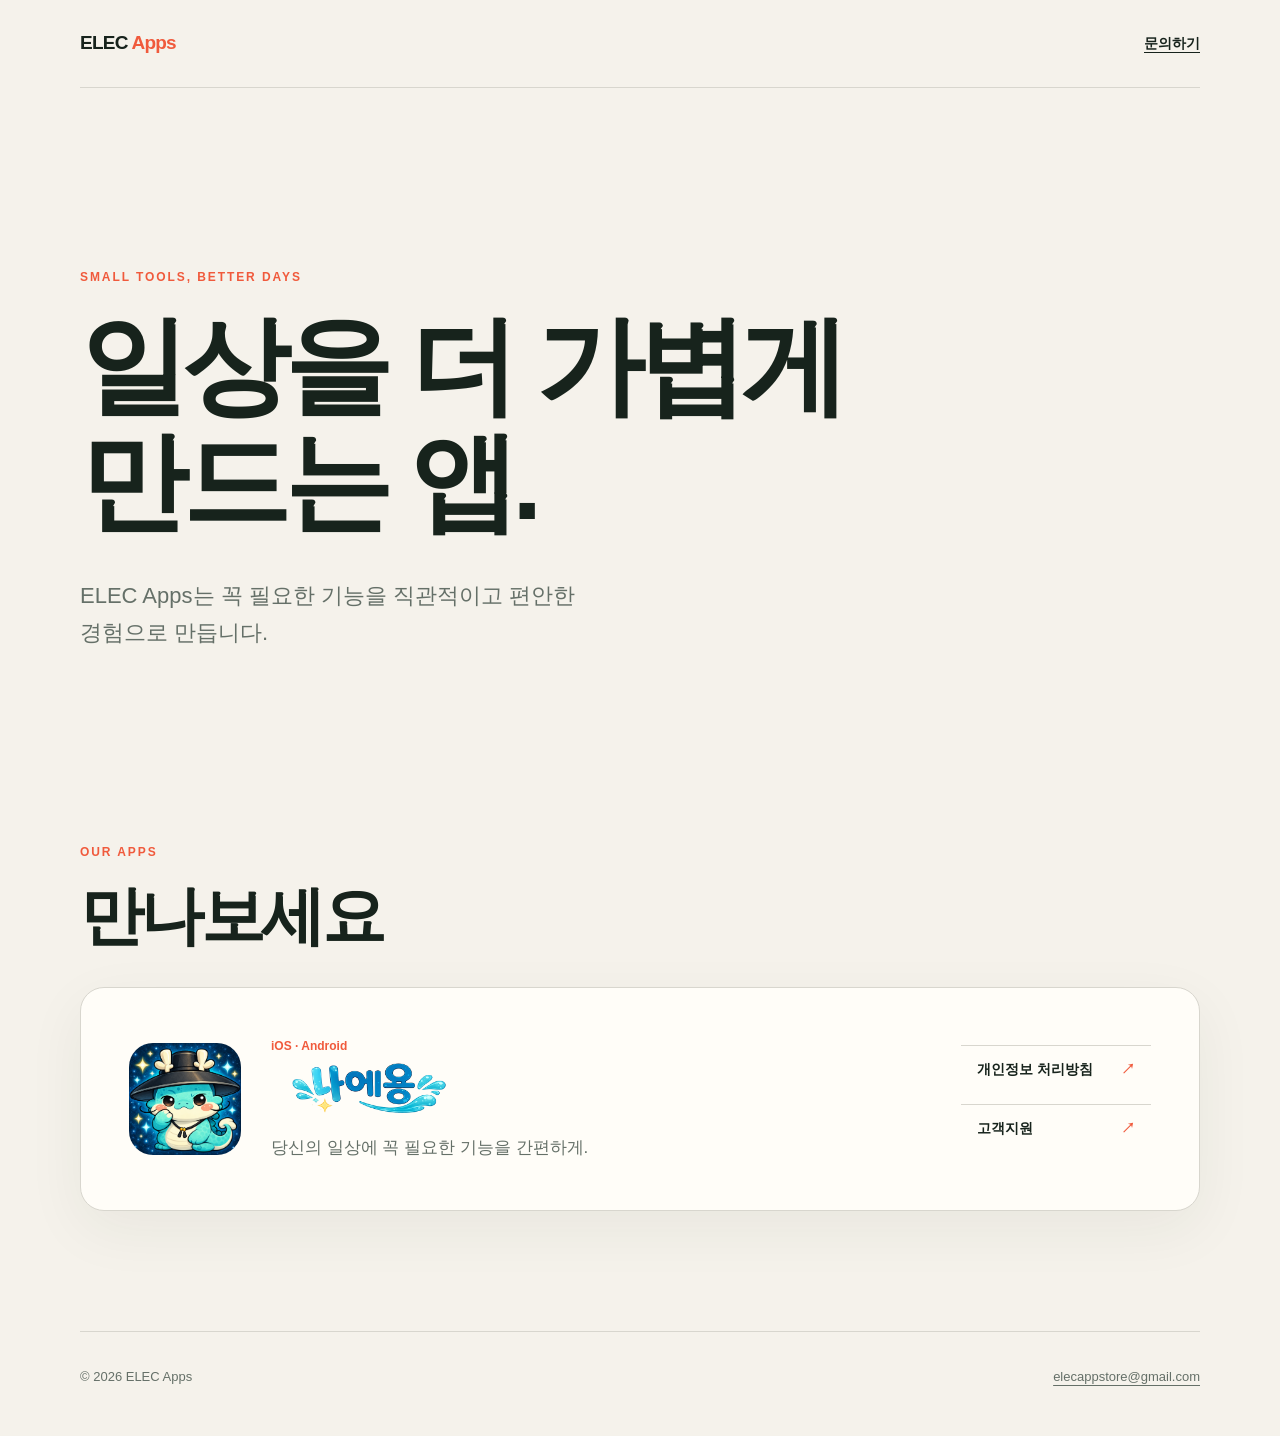
<file: index.html>
<!doctype html>
<html lang="ko">
<head>
  <meta charset="utf-8">
  <meta name="viewport" content="width=device-width, initial-scale=1">
  <meta name="description" content="일상을 더 가볍게 만드는 ELEC Apps의 공식 홈페이지입니다.">
  <meta name="theme-color" content="#f4f1ea">
  <title>ELEC Apps</title>
  <link rel="stylesheet" href="/assets/style.css">
</head>
<body>
  <header class="site-header">
    <a class="wordmark" href="/" aria-label="ELEC Apps 홈">ELEC <span>Apps</span></a>
    <a class="header-link" href="mailto:elecappstore@gmail.com">문의하기</a>
  </header>

  <main>
    <section class="hero">
      <p class="eyebrow">SMALL TOOLS, BETTER DAYS</p>
      <h1>일상을 더 가볍게<br>만드는 앱.</h1>
      <p class="hero-copy">ELEC Apps는 꼭 필요한 기능을 직관적이고 편안한 경험으로 만듭니다.</p>
    </section>

    <section class="apps" aria-labelledby="apps-title">
      <div class="section-heading">
        <p class="eyebrow">OUR APPS</p>
        <h2 id="apps-title">만나보세요</h2>
      </div>
      <article class="app-card">
        <div class="app-logo">
          <img src="/naeyong/png/icon_dark.png" alt="나에용 앱 아이콘">
        </div>
        <div class="app-info">
          <p class="app-label">iOS · Android</p>
          <h3 class="app-name">
            <img src="/naeyong/png/naeyong_logo.png" alt="나에용">
          </h3>
          <p>당신의 일상에 꼭 필요한 기능을 간편하게.</p>
        </div>
        <nav class="card-actions" aria-label="나에용 관련 링크">
          <a href="/naeyong/privacy/">개인정보 처리방침 <span aria-hidden="true">↗</span></a>
          <a href="/naeyong/support/">고객지원 <span aria-hidden="true">↗</span></a>
        </nav>
      </article>
    </section>
  </main>

  <footer>
    <p>© 2026 ELEC Apps</p>
    <a href="mailto:elecappstore@gmail.com">elecappstore@gmail.com</a>
  </footer>
</body>
</html>
</file>
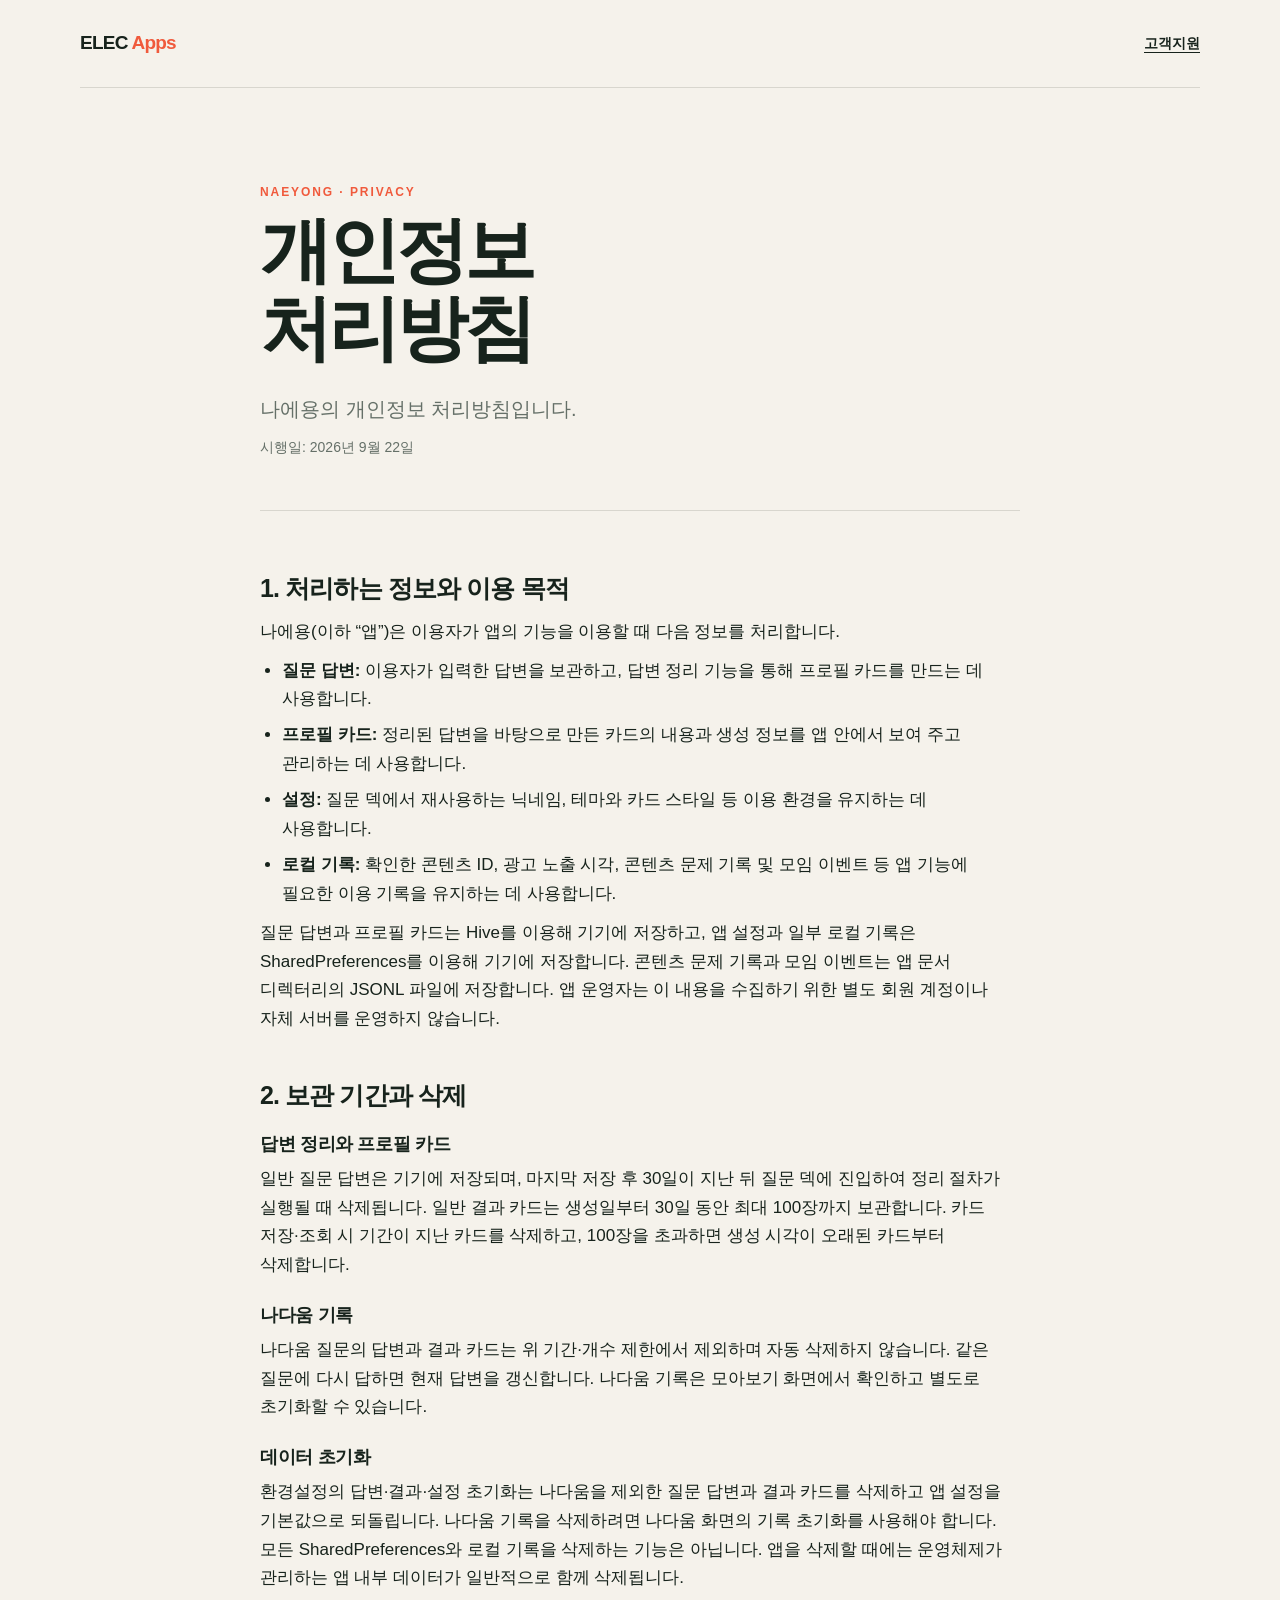
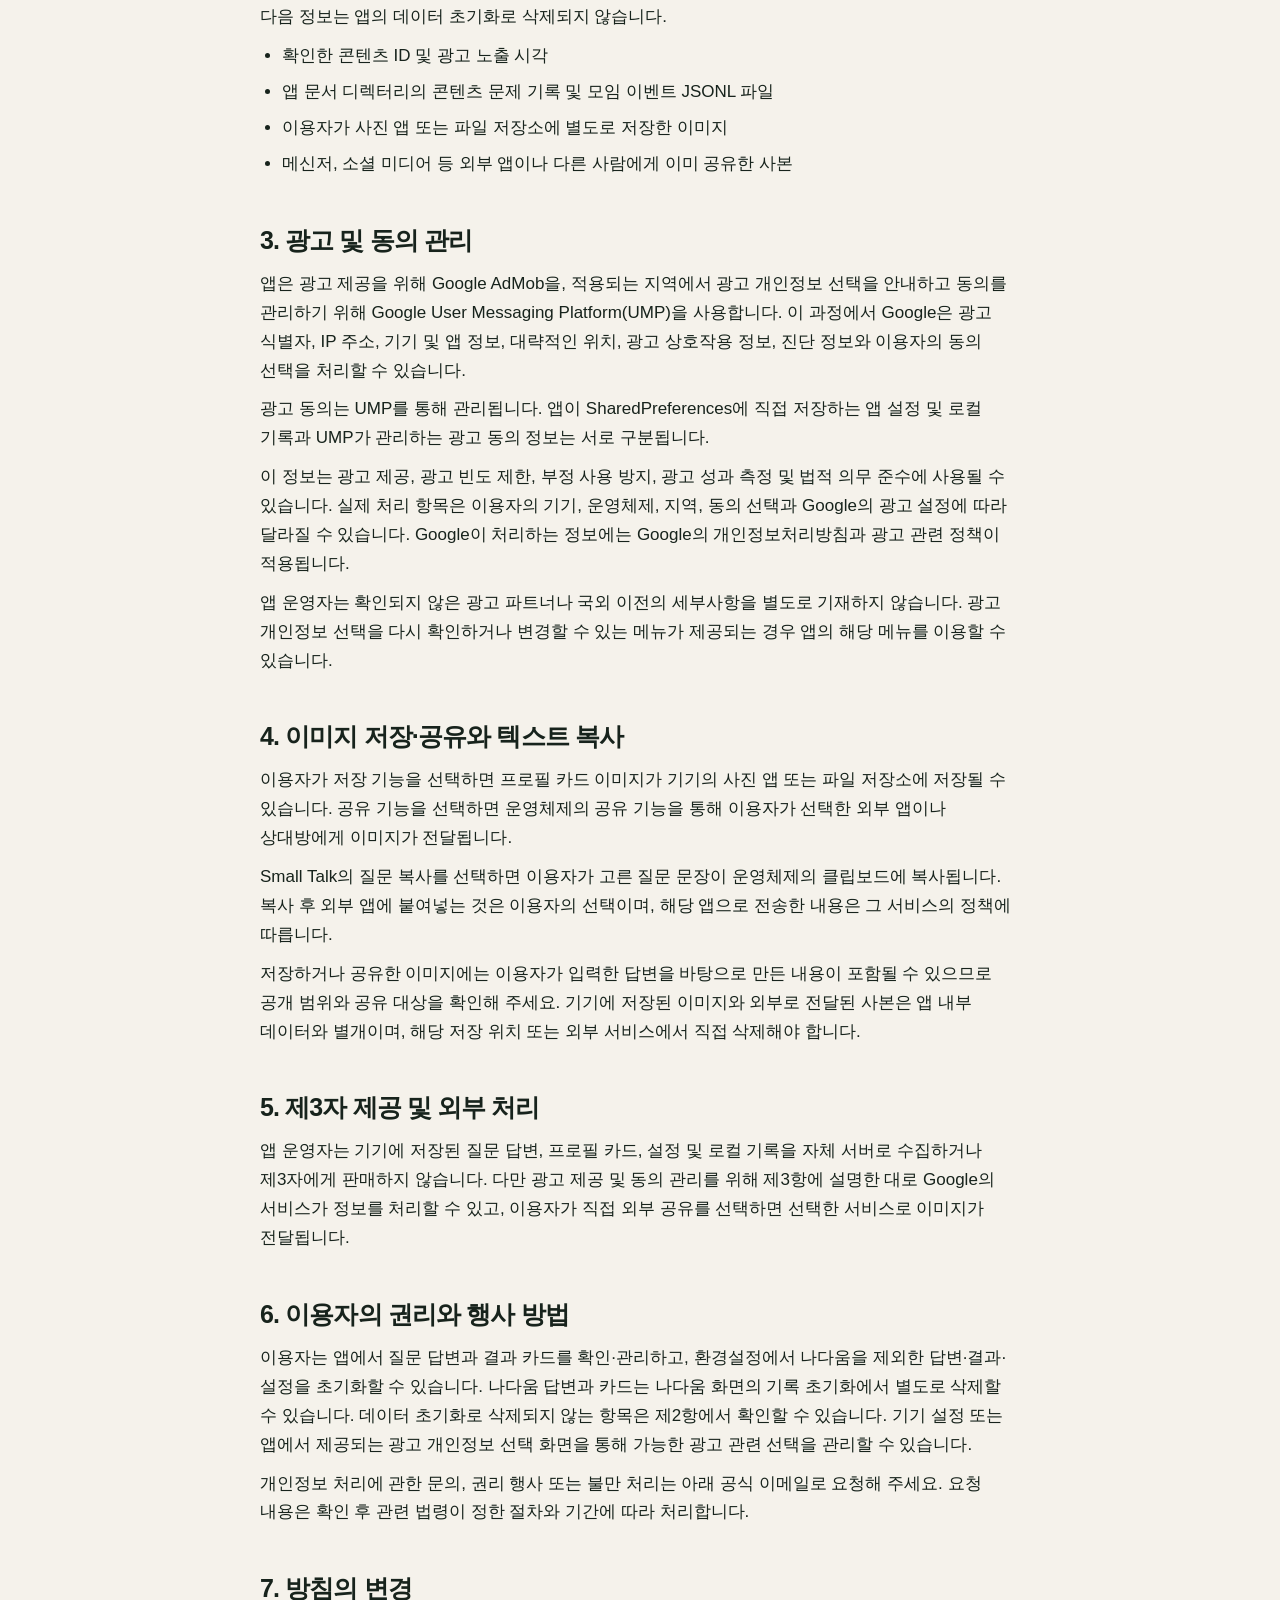
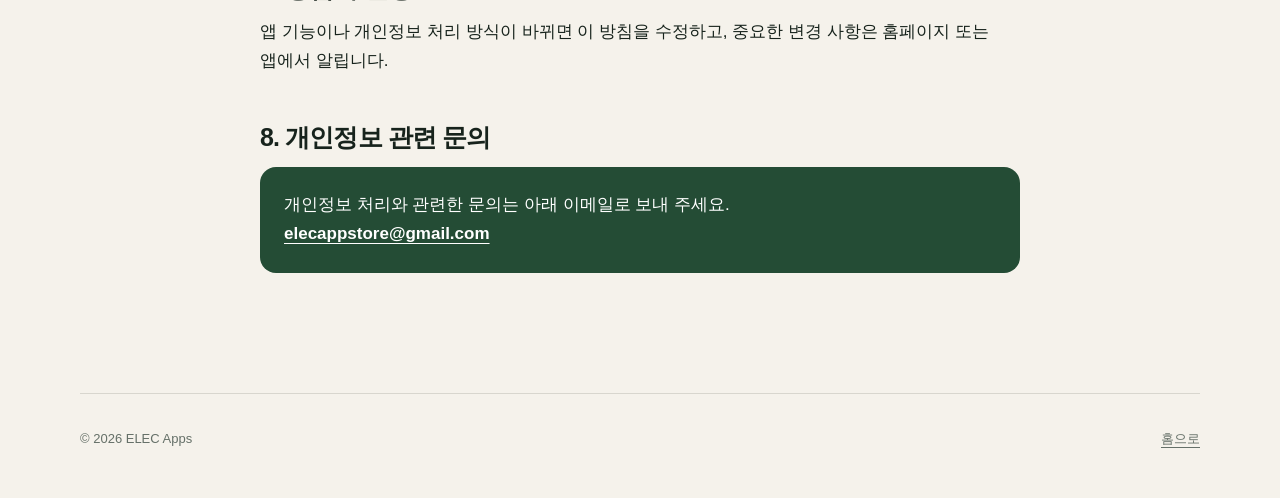
<file: naeyong/privacy/index.html>
<!doctype html>
<html lang="ko">
<head>
  <meta charset="utf-8">
  <meta name="viewport" content="width=device-width, initial-scale=1">
  <meta name="description" content="나에용 앱 개인정보 처리방침입니다.">
  <meta name="theme-color" content="#f4f1ea">
  <title>개인정보 처리방침 — 나에용</title>
  <link rel="stylesheet" href="/assets/style.css">
</head>
<body>
  <header class="site-header">
    <a class="wordmark" href="/">ELEC <span>Apps</span></a>
    <a class="header-link" href="/naeyong/support/">고객지원</a>
  </header>
  <main class="document">
    <header class="document-header">
      <p class="eyebrow">NAEYONG · PRIVACY</p>
      <h1>개인정보<br>처리방침</h1>
      <p class="lead">나에용의 개인정보 처리방침입니다.</p>
      <p class="meta">시행일: 2026년 9월 22일</p>
    </header>

    <section>
      <h2>1. 처리하는 정보와 이용 목적</h2>
      <p>나에용(이하 “앱”)은 이용자가 앱의 기능을 이용할 때 다음 정보를 처리합니다.</p>
      <ul>
        <li><strong>질문 답변:</strong> 이용자가 입력한 답변을 보관하고, 답변 정리 기능을 통해 프로필 카드를 만드는 데 사용합니다.</li>
        <li><strong>프로필 카드:</strong> 정리된 답변을 바탕으로 만든 카드의 내용과 생성 정보를 앱 안에서 보여 주고 관리하는 데 사용합니다.</li>
        <li><strong>설정:</strong> 질문 덱에서 재사용하는 닉네임, 테마와 카드 스타일 등 이용 환경을 유지하는 데 사용합니다.</li>
        <li><strong>로컬 기록:</strong> 확인한 콘텐츠 ID, 광고 노출 시각, 콘텐츠 문제 기록 및 모임 이벤트 등 앱 기능에 필요한 이용 기록을 유지하는 데 사용합니다.</li>
      </ul>
      <p>질문 답변과 프로필 카드는 Hive를 이용해 기기에 저장하고, 앱 설정과 일부 로컬 기록은 SharedPreferences를 이용해 기기에 저장합니다. 콘텐츠 문제 기록과 모임 이벤트는 앱 문서 디렉터리의 JSONL 파일에 저장합니다. 앱 운영자는 이 내용을 수집하기 위한 별도 회원 계정이나 자체 서버를 운영하지 않습니다.</p>
    </section>

    <section>
      <h2>2. 보관 기간과 삭제</h2>
      <h3>답변 정리와 프로필 카드</h3>
      <p>일반 질문 답변은 기기에 저장되며, 마지막 저장 후 30일이 지난 뒤 질문 덱에 진입하여 정리 절차가 실행될 때 삭제됩니다. 일반 결과 카드는 생성일부터 30일 동안 최대 100장까지 보관합니다. 카드 저장·조회 시 기간이 지난 카드를 삭제하고, 100장을 초과하면 생성 시각이 오래된 카드부터 삭제합니다.</p>
      <h3>나다움 기록</h3>
      <p>나다움 질문의 답변과 결과 카드는 위 기간·개수 제한에서 제외하며 자동 삭제하지 않습니다. 같은 질문에 다시 답하면 현재 답변을 갱신합니다. 나다움 기록은 모아보기 화면에서 확인하고 별도로 초기화할 수 있습니다.</p>
      <h3>데이터 초기화</h3>
      <p>환경설정의 답변·결과·설정 초기화는 나다움을 제외한 질문 답변과 결과 카드를 삭제하고 앱 설정을 기본값으로 되돌립니다. 나다움 기록을 삭제하려면 나다움 화면의 기록 초기화를 사용해야 합니다. 모든 SharedPreferences와 로컬 기록을 삭제하는 기능은 아닙니다. 앱을 삭제할 때에는 운영체제가 관리하는 앱 내부 데이터가 일반적으로 함께 삭제됩니다.</p>
      <p>다음 정보는 앱의 데이터 초기화로 삭제되지 않습니다.</p>
      <ul>
        <li>확인한 콘텐츠 ID 및 광고 노출 시각</li>
        <li>앱 문서 디렉터리의 콘텐츠 문제 기록 및 모임 이벤트 JSONL 파일</li>
        <li>이용자가 사진 앱 또는 파일 저장소에 별도로 저장한 이미지</li>
        <li>메신저, 소셜 미디어 등 외부 앱이나 다른 사람에게 이미 공유한 사본</li>
      </ul>
    </section>

    <section>
      <h2>3. 광고 및 동의 관리</h2>
      <p>앱은 광고 제공을 위해 Google AdMob을, 적용되는 지역에서 광고 개인정보 선택을 안내하고 동의를 관리하기 위해 Google User Messaging Platform(UMP)을 사용합니다. 이 과정에서 Google은 광고 식별자, IP 주소, 기기 및 앱 정보, 대략적인 위치, 광고 상호작용 정보, 진단 정보와 이용자의 동의 선택을 처리할 수 있습니다.</p>
      <p>광고 동의는 UMP를 통해 관리됩니다. 앱이 SharedPreferences에 직접 저장하는 앱 설정 및 로컬 기록과 UMP가 관리하는 광고 동의 정보는 서로 구분됩니다.</p>
      <p>이 정보는 광고 제공, 광고 빈도 제한, 부정 사용 방지, 광고 성과 측정 및 법적 의무 준수에 사용될 수 있습니다. 실제 처리 항목은 이용자의 기기, 운영체제, 지역, 동의 선택과 Google의 광고 설정에 따라 달라질 수 있습니다. Google이 처리하는 정보에는 Google의 개인정보처리방침과 광고 관련 정책이 적용됩니다.</p>
      <p>앱 운영자는 확인되지 않은 광고 파트너나 국외 이전의 세부사항을 별도로 기재하지 않습니다. 광고 개인정보 선택을 다시 확인하거나 변경할 수 있는 메뉴가 제공되는 경우 앱의 해당 메뉴를 이용할 수 있습니다.</p>
    </section>

    <section>
      <h2>4. 이미지 저장·공유와 텍스트 복사</h2>
      <p>이용자가 저장 기능을 선택하면 프로필 카드 이미지가 기기의 사진 앱 또는 파일 저장소에 저장될 수 있습니다. 공유 기능을 선택하면 운영체제의 공유 기능을 통해 이용자가 선택한 외부 앱이나 상대방에게 이미지가 전달됩니다.</p>
      <p>Small Talk의 질문 복사를 선택하면 이용자가 고른 질문 문장이 운영체제의 클립보드에 복사됩니다. 복사 후 외부 앱에 붙여넣는 것은 이용자의 선택이며, 해당 앱으로 전송한 내용은 그 서비스의 정책에 따릅니다.</p>
      <p>저장하거나 공유한 이미지에는 이용자가 입력한 답변을 바탕으로 만든 내용이 포함될 수 있으므로 공개 범위와 공유 대상을 확인해 주세요. 기기에 저장된 이미지와 외부로 전달된 사본은 앱 내부 데이터와 별개이며, 해당 저장 위치 또는 외부 서비스에서 직접 삭제해야 합니다.</p>
    </section>

    <section>
      <h2>5. 제3자 제공 및 외부 처리</h2>
      <p>앱 운영자는 기기에 저장된 질문 답변, 프로필 카드, 설정 및 로컬 기록을 자체 서버로 수집하거나 제3자에게 판매하지 않습니다. 다만 광고 제공 및 동의 관리를 위해 제3항에 설명한 대로 Google의 서비스가 정보를 처리할 수 있고, 이용자가 직접 외부 공유를 선택하면 선택한 서비스로 이미지가 전달됩니다.</p>
    </section>

    <section>
      <h2>6. 이용자의 권리와 행사 방법</h2>
      <p>이용자는 앱에서 질문 답변과 결과 카드를 확인·관리하고, 환경설정에서 나다움을 제외한 답변·결과·설정을 초기화할 수 있습니다. 나다움 답변과 카드는 나다움 화면의 기록 초기화에서 별도로 삭제할 수 있습니다. 데이터 초기화로 삭제되지 않는 항목은 제2항에서 확인할 수 있습니다. 기기 설정 또는 앱에서 제공되는 광고 개인정보 선택 화면을 통해 가능한 광고 관련 선택을 관리할 수 있습니다.</p>
      <p>개인정보 처리에 관한 문의, 권리 행사 또는 불만 처리는 아래 공식 이메일로 요청해 주세요. 요청 내용은 확인 후 관련 법령이 정한 절차와 기간에 따라 처리합니다.</p>
    </section>

    <section>
      <h2>7. 방침의 변경</h2>
      <p>앱 기능이나 개인정보 처리 방식이 바뀌면 이 방침을 수정하고, 중요한 변경 사항은 홈페이지 또는 앱에서 알립니다.</p>
    </section>

    <section>
      <h2>8. 개인정보 관련 문의</h2>
      <div class="contact-box">
        <p>개인정보 처리와 관련한 문의는 아래 이메일로 보내 주세요.</p>
        <a href="mailto:elecappstore@gmail.com">elecappstore@gmail.com</a>
      </div>
    </section>
  </main>
  <footer><p>© 2026 ELEC Apps</p><a href="/">홈으로</a></footer>
</body>
</html>
</file>
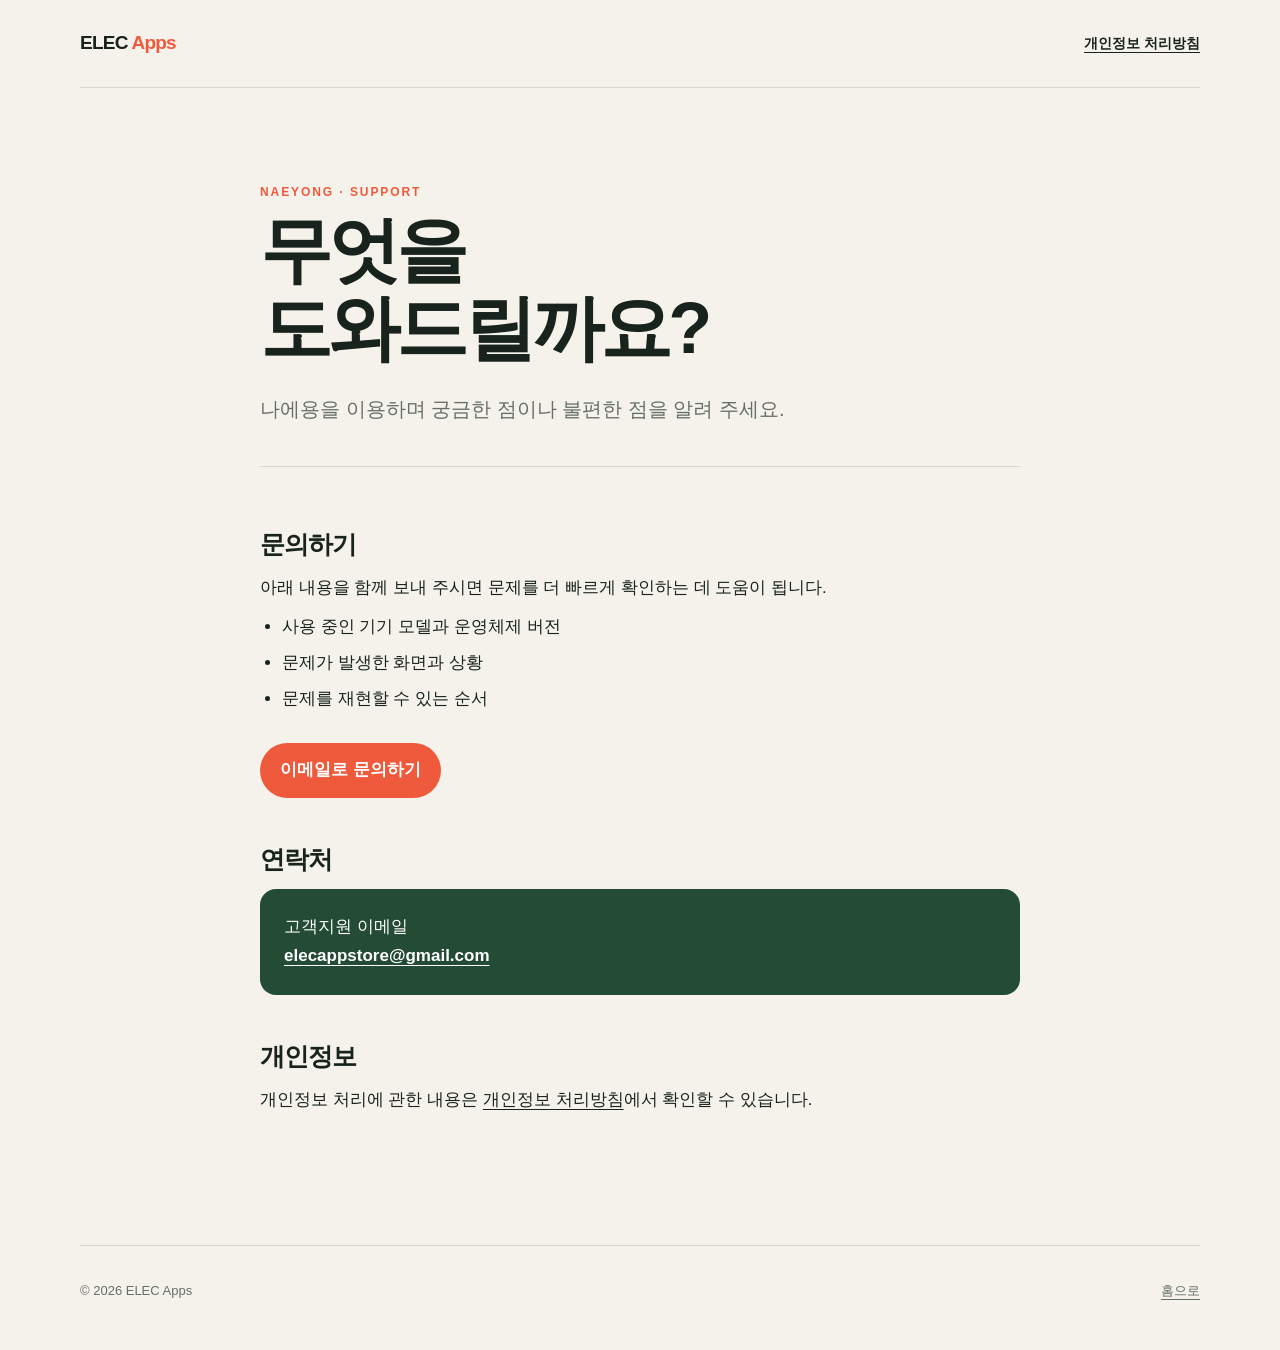
<file: naeyong/support/index.html>
<!doctype html>
<html lang="ko">
<head>
  <meta charset="utf-8">
  <meta name="viewport" content="width=device-width, initial-scale=1">
  <meta name="description" content="나에용 앱 고객지원 페이지입니다.">
  <meta name="theme-color" content="#f4f1ea">
  <title>고객지원 — 나에용</title>
  <link rel="stylesheet" href="/assets/style.css">
</head>
<body>
  <header class="site-header">
    <a class="wordmark" href="/">ELEC <span>Apps</span></a>
    <a class="header-link" href="/naeyong/privacy/">개인정보 처리방침</a>
  </header>
  <main class="document">
    <header class="document-header">
      <p class="eyebrow">NAEYONG · SUPPORT</p>
      <h1>무엇을<br>도와드릴까요?</h1>
      <p class="lead">나에용을 이용하며 궁금한 점이나 불편한 점을 알려 주세요.</p>
    </header>

    <section>
      <h2>문의하기</h2>
      <p>아래 내용을 함께 보내 주시면 문제를 더 빠르게 확인하는 데 도움이 됩니다.</p>
      <ul>
        <li>사용 중인 기기 모델과 운영체제 버전</li>
        <li>문제가 발생한 화면과 상황</li>
        <li>문제를 재현할 수 있는 순서</li>
      </ul>
      <a class="button" href="mailto:elecappstore@gmail.com?subject=%EB%82%98%EC%97%90%EC%9A%A9%20%EA%B3%A0%EA%B0%9D%EC%A7%80%EC%9B%90%20%EB%AC%B8%EC%9D%98">이메일로 문의하기</a>
    </section>

    <section>
      <h2>연락처</h2>
      <div class="contact-box">
        <p>고객지원 이메일</p>
        <a href="mailto:elecappstore@gmail.com">elecappstore@gmail.com</a>
      </div>
    </section>

    <section>
      <h2>개인정보</h2>
      <p>개인정보 처리에 관한 내용은 <a href="/naeyong/privacy/">개인정보 처리방침</a>에서 확인할 수 있습니다.</p>
    </section>
  </main>
  <footer><p>© 2026 ELEC Apps</p><a href="/">홈으로</a></footer>
</body>
</html>
</file>
<file: assets/style.css>
:root {
  --ink: #17231c;
  --muted: #657068;
  --paper: #f5f2eb;
  --card: #fffdf8;
  --line: #d8d6ce;
  --accent: #f05a3c;
  --green: #244c35;
  color-scheme: light;
  font-family: Pretendard, -apple-system, BlinkMacSystemFont, "Segoe UI", sans-serif;
}

* { box-sizing: border-box; }

html { scroll-behavior: smooth; }

body {
  margin: 0;
  color: var(--ink);
  background: var(--paper);
  font-size: 17px;
  line-height: 1.7;
  word-break: keep-all;
}

a { color: inherit; text-underline-offset: 4px; }

.site-header,
main,
footer {
  width: min(1120px, calc(100% - 48px));
  margin-inline: auto;
}

.site-header {
  display: flex;
  align-items: center;
  justify-content: space-between;
  min-height: 88px;
  border-bottom: 1px solid var(--line);
}

.wordmark {
  font-size: 19px;
  font-weight: 900;
  letter-spacing: -.04em;
  text-decoration: none;
}

.wordmark span { color: var(--accent); }

.header-link {
  font-size: 14px;
  font-weight: 700;
}

.hero { padding: clamp(96px, 14vw, 180px) 0 clamp(104px, 15vw, 190px); }

.eyebrow {
  margin: 0 0 20px;
  color: var(--accent);
  font-size: 12px;
  font-weight: 800;
  letter-spacing: .16em;
}

h1, h2, h3 { margin: 0; line-height: 1.08; letter-spacing: -.055em; }
h1 { max-width: 820px; font-size: clamp(54px, 9vw, 108px); }
h2 { font-size: clamp(38px, 5vw, 64px); }

.hero-copy {
  max-width: 520px;
  margin: 36px 0 0;
  color: var(--muted);
  font-size: clamp(18px, 2vw, 22px);
}

.apps { padding: 0 0 120px; }
.section-heading { margin-bottom: 36px; }

.app-card {
  display: grid;
  grid-template-columns: auto 1fr auto;
  gap: 30px;
  align-items: center;
  padding: clamp(24px, 4vw, 48px);
  border: 1px solid var(--line);
  border-radius: 24px;
  background: var(--card);
  box-shadow: 0 18px 60px rgba(35, 45, 38, .06);
}

.app-logo {
  display: flex;
  width: 112px;
  aspect-ratio: 1;
  align-items: center;
  justify-content: center;
  overflow: hidden;
  border-radius: 24px;
}

.app-logo img {
  display: block;
  width: 100%;
  height: 100%;
  object-fit: cover;
}

.app-label { margin: 0 0 5px; color: var(--accent); font-size: 12px; font-weight: 800; }
.app-name {
  width: 190px;
  height: 62px;
  overflow: hidden;
}
.app-name img {
  display: block;
  width: 225px;
  height: auto;
  transform: translate(-17px, -44px);
}
.app-info > p:last-child { margin: 10px 0 0; color: var(--muted); }
.card-actions { display: grid; gap: 10px; }
.card-actions a { min-width: 190px; padding: 12px 16px; border-top: 1px solid var(--line); font-size: 14px; font-weight: 700; text-decoration: none; }
.card-actions span { float: right; color: var(--accent); }

footer {
  display: flex;
  justify-content: space-between;
  padding: 34px 0 48px;
  border-top: 1px solid var(--line);
  color: var(--muted);
  font-size: 13px;
}
footer p { margin: 0; }

.document { max-width: 760px; padding: 84px 0 120px; }
.document-header { margin-bottom: 64px; padding-bottom: 40px; border-bottom: 1px solid var(--line); }
.document h1 { font-size: clamp(42px, 7vw, 72px); }
.document .lead { margin: 24px 0 0; color: var(--muted); font-size: 20px; }
.meta { margin-top: 20px; color: var(--muted); font-size: 14px; }
.document section { margin-top: 48px; }
.document h2 { margin-bottom: 16px; font-size: 25px; letter-spacing: -.035em; }
.document h3 { margin: 26px 0 8px; font-size: 18px; letter-spacing: -.02em; }
.document p, .document ul { margin: 10px 0; }
.document ul { padding-left: 22px; }
.document li + li { margin-top: 7px; }
.notice { padding: 20px 22px; border-left: 4px solid var(--accent); background: #fff7ed; }
.contact-box { padding: 24px; border-radius: 16px; background: var(--green); color: #fff; }
.contact-box p { margin: 0; }
.contact-box a { font-weight: 800; }
.button { display: inline-block; margin-top: 20px; padding: 13px 20px; border-radius: 999px; background: var(--accent); color: #fff; font-weight: 800; text-decoration: none; }

@media (max-width: 720px) {
  .site-header, main, footer { width: min(100% - 32px, 1120px); }
  .site-header { min-height: 72px; }
  .hero { padding-block: 82px 100px; }
  .app-card { grid-template-columns: auto 1fr; gap: 20px; }
  .app-logo { width: 88px; border-radius: 20px; }
  .card-actions { grid-column: 1 / -1; margin-top: 8px; }
  .card-actions a { min-width: 0; }
  footer { flex-direction: column; gap: 8px; }
  .document { padding-top: 56px; }
}

@media (prefers-reduced-motion: reduce) { html { scroll-behavior: auto; } }
</file>
